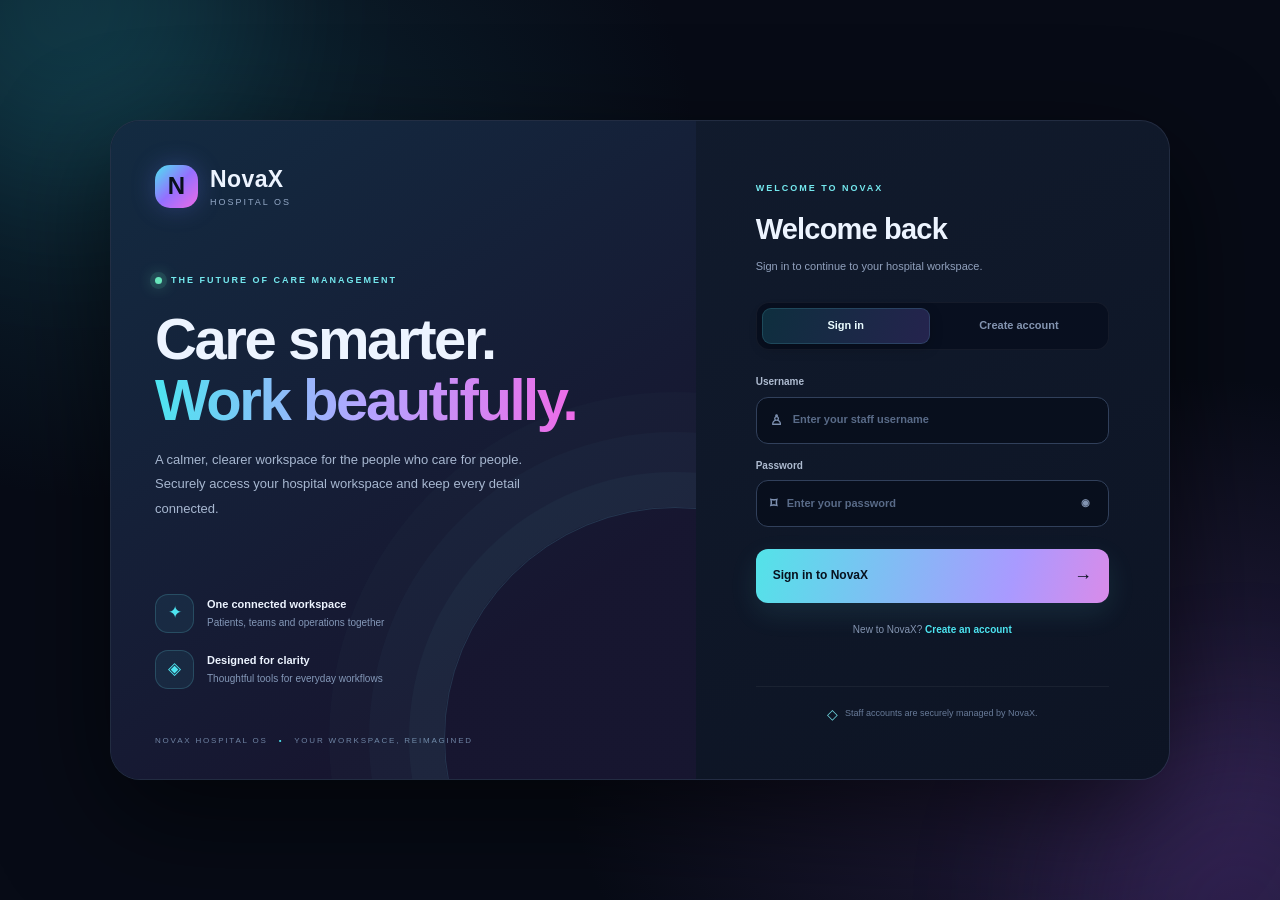
<file: frontend/index.html>
<!doctype html>
<html lang="en">
<head>
    <meta charset="utf-8">
    <meta name="viewport" content="width=device-width, initial-scale=1">
    <title>NovaX | Hospital Management System</title>
    <link rel="stylesheet" href="style.css">
    <script src="script.js" defer></script>
</head>
<body>

<div class="auth-screen" id="authScreen">
    <div class="auth-orb auth-orb-one"></div>
    <div class="auth-orb auth-orb-two"></div>
    <div class="auth-shell">
        <section class="auth-showcase">
            <div class="auth-brand">
                <div class="logo">N</div>
                <div><b>NovaX</b><small>HOSPITAL OS</small></div>
            </div>
            <div class="auth-showcase-copy">
                <span class="auth-kicker"><span class="pulse-dot"></span> THE FUTURE OF CARE MANAGEMENT</span>
                <h1>Care smarter.<br><span class="gradient">Work beautifully.</span></h1>
                <p>A calmer, clearer workspace for the people who care for people. Securely access your hospital workspace and keep every detail connected.</p>
            </div>
            <div class="auth-feature-list">
                <div class="auth-feature"><span>✦</span><div><b>One connected workspace</b><small>Patients, teams and operations together</small></div></div>
                <div class="auth-feature"><span>◈</span><div><b>Designed for clarity</b><small>Thoughtful tools for everyday workflows</small></div></div>
            </div>
            <div class="auth-showcase-foot">NOVAX HOSPITAL OS <span>•</span> YOUR WORKSPACE, REIMAGINED</div>
        </section>

        <section class="auth-panel">
            <div class="auth-mobile-brand">
                <div class="logo">N</div><b>NovaX</b>
            </div>
            <div class="auth-heading">
                <span class="auth-kicker">WELCOME TO NOVAX</span>
                <h2 id="authTitle">Welcome back</h2>
                <p id="authSubtitle">Sign in to continue to your hospital workspace.</p>
            </div>

            <div class="auth-tabs" role="tablist" aria-label="Authentication options">
                <button type="button" class="auth-tab active" id="loginTab" data-auth-mode="login">Sign in</button>
                <button type="button" class="auth-tab" id="registerTab" data-auth-mode="register">Create account</button>
            </div>

            <form id="loginForm" class="auth-form" autocomplete="on">
                <label class="auth-field">
                    <span>Username</span>
                    <div class="auth-input-wrap"><span>♙</span><input id="loginUsername" type="text" placeholder="Enter your staff username" autocomplete="username" required></div>
                </label>
                <label class="auth-field">
                    <span>Password</span>
                    <div class="auth-input-wrap"><span>⌑</span><input id="loginPassword" type="password" placeholder="Enter your password" autocomplete="current-password" required><button class="password-toggle" type="button" data-toggle-password="loginPassword" aria-label="Show password">◉</button></div>
                </label>
                <button class="auth-submit" type="submit"><span>Sign in to NovaX</span><b>→</b></button>
                <p class="auth-switch">New to NovaX? <button type="button" data-switch-auth="register">Create an account</button></p>
            </form>

            <form id="registerForm" class="auth-form" autocomplete="on" hidden>
                <label class="auth-field">
                    <span>Full name</span>
                    <div class="auth-input-wrap"><span>♙</span><input id="registerName" type="text" placeholder="Your full name" autocomplete="name" maxlength="80" required></div>
                </label>


                <label class="auth-field">
                <span>Username</span>
                <div class="auth-input-wrap">
                    <span>♙</span>
                    <input id="registerUsername"
                    type="text"
                    placeholder="Choose a username"
                    autocomplete="username"
                    maxlength="50"
                    required>
                    </div>
                </label>


                <label class="auth-field">
                    <span>Email address</span>
                    <div class="auth-input-wrap"><span>✉</span><input id="registerEmail" type="email" placeholder="you@hospital.com" autocomplete="email" maxlength="160" required></div>
                </label>
                <label class="auth-field">
                    <span>Password</span>
                    <div class="auth-input-wrap"><span>⌑</span><input id="registerPassword" type="password" placeholder="At least 8 characters" autocomplete="new-password" minlength="8" required><button class="password-toggle" type="button" data-toggle-password="registerPassword" aria-label="Show password">◉</button></div>
                </label>
                <label class="auth-field">
                    <span>Confirm password</span>
                    <div class="auth-input-wrap"><span>⌑</span><input id="registerConfirm" type="password" placeholder="Enter your password again" autocomplete="new-password" minlength="8" required></div>
                </label>
                <button class="auth-submit" type="submit"><span>Create my account</span><b>→</b></button>
                <p class="auth-switch">Already have an account? <button type="button" data-switch-auth="login">Sign in</button></p>
            </form>

            <div class="auth-message" id="authMessage" role="status" aria-live="polite"></div>
            <div class="auth-security"><span>◇</span> Staff accounts are securely managed by NovaX.</div>
        </section>
    </div>
</div>

<div class="app" id="mainApp">
    <aside class="side">
        <div class="brand">
            <div class="logo">N</div>
            <div><b>NovaX</b><small>HOSPITAL OS</small></div>
        </div>

        <div>
            <div class="navlabel">HOSPITAL WORKSPACE</div>
            <nav class="nav" id="nav">
                <button class="active" data-page="dashboard"><i>◈</i>Dashboard</button>
                <button data-page="patients"><i>♙</i>Patients</button>
                <button data-page="doctors"><i>✚</i>Doctors</button>
                <button data-page="departments"><i>▦</i>Departments</button>
                <button data-page="appointments"><i>◷</i>Appointments</button>
                <button data-page="prescriptions"><i>▤</i>Prescriptions</button>
                <button data-page="medicines"><i>✧</i>Medicines</button>
                <button data-page="prescriptionMedicines"><i>＋</i>Prescription Medicines</button>
                <button data-page="payments"><i>＄</i>Payments</button>
                <button data-page="expenses"><i>↗</i>Expenses</button>
                <button data-page="users"><i>♧</i>Staff & Users</button>
                <button data-page="profile"><i>◎</i>My Profile</button>
            </nav>
        </div>

        <div class="side-note">
            <div class="live">NovaX is active</div>
            Records are saved in this browser using local storage.
            Oracle database connection is not configured.
        </div>
    </aside>

    <main>
        <div class="top">
            <div class="crumb">Workspace / <b id="crumb">Dashboard</b></div>
            <div class="topright">
                <div class="topsearch">
                    <span>⌕</span>
                    <input id="globalSearch" class="input" placeholder="Search current page...">
                </div>
                <button class="avatar avatar-button" id="userAvatar" type="button" title="Open my profile" aria-label="Open my profile">NX</button>
                <button class="btn logout-btn" id="logoutButton" type="button" title="Sign out">↪ <span>Sign out</span></button>
            </div>
        </div>

        <section class="page active" id="page-dashboard">
            <div class="welcome">
                <div>
                    <div class="eyebrow">Hospital operations · overview</div>
                    <h1>Welcome to the <span class="gradient">NovaX</span></h1>
                    <p>One modern workspace for patient care, clinical teams, appointments and hospital operations.</p>
                </div>
                <button class="btn primary" onclick="go('appointments');openForm('appointments')">
                    ＋ New appointment
                </button>
            </div>

            <div class="stats">
                <div class="stat" style="--tone:var(--cyan)">
                    <div class="stathead">Patients <span class="staticon">♙</span></div>
                    <strong id="sPatients">0</strong>
                    <small>Registered patient records</small>
                </div>
                <div class="stat" style="--tone:var(--violet)">
                    <div class="stathead">Doctors <span class="staticon">✚</span></div>
                    <strong id="sDoctors">0</strong>
                    <small>Registered medical team</small>
                </div>
                <div class="stat" style="--tone:var(--pink)">
                    <div class="stathead">Appointments <span class="staticon">◷</span></div>
                    <strong id="sAppointments">0</strong>
                    <small>All appointment records</small>
                </div>
                <div class="stat" style="--tone:var(--gold)">
                    <div class="stathead">Medicines <span class="staticon">✧</span></div>
                    <strong id="sMedicines">0</strong>
                    <small>Medicine types in inventory</small>
                </div>
            </div>

            <div class="grid">
                <div class="panel">
                    <div class="panelhead">
                        <div>
                            <h2>Monthly activity</h2>
                            <div class="sub">Illustrative chart · sample activity, not live reporting</div>
                        </div>
                        <span class="pill">Overview</span>
                    </div>

                    <div class="bars">
                        <div class="barcol"><div class="barpair"><div class="bar" style="height:45%"></div><div class="bar alt" style="height:35%"></div></div><label>May</label></div>
                        <div class="barcol"><div class="barpair"><div class="bar" style="height:60%"></div><div class="bar alt" style="height:45%"></div></div><label>Jun</label></div>
                        <div class="barcol"><div class="barpair"><div class="bar" style="height:52%"></div><div class="bar alt" style="height:65%"></div></div><label>Jul</label></div>
                        <div class="barcol"><div class="barpair"><div class="bar" style="height:76%"></div><div class="bar alt" style="height:55%"></div></div><label>Aug</label></div>
                        <div class="barcol"><div class="barpair"><div class="bar" style="height:68%"></div><div class="bar alt" style="height:75%"></div></div><label>Sep</label></div>
                        <div class="barcol"><div class="barpair"><div class="bar" style="height:90%"></div><div class="bar alt" style="height:80%"></div></div><label>Oct</label></div>
                    </div>

                    <div class="legend">
                        <span><i></i>Patient visits</span>
                        <span><i class="p"></i>Appointments</span>
                    </div>
                </div>

                <div class="panel">
                    <div class="panelhead">
                        <div>
                            <h2>Appointment status</h2>
                            <div class="sub">Calculated from current records</div>
                        </div>
                    </div>
                    <div class="donutrow">
                        <div class="donut">
                            <div class="donutcenter">
                                <strong id="apptTotal">0</strong>
                                <small>appointments</small>
                            </div>
                        </div>
                        <div class="key">
                            <div><i style="--c:var(--cyan)"></i>Scheduled <b id="cScheduled">0</b></div>
                            <div><i style="--c:var(--violet)"></i>Completed <b id="cCompleted">0</b></div>
                            <div><i style="--c:var(--pink)"></i>Cancelled <b id="cCancelled">0</b></div>
                        </div>
                    </div>
                </div>
            </div>

            <div class="panel tablepanel">
                <div class="panelhead">
                    <div>
                        <h2>Recent appointments</h2>
                        <div class="sub">Linked to patient and doctor records</div>
                    </div>
                    <button class="btn" onclick="go('appointments')">Manage appointments ↗</button>
                </div>
                <div class="tablewrap">
                    <table>
                        <thead>
                            <tr>
                                <th>Appointment</th><th>Patient</th><th>Doctor</th>
                                <th>Date / Time</th><th>Status</th><th>Actions</th>
                            </tr>
                        </thead>
                        <tbody id="dashAppointments"></tbody>
                    </table>
                </div>
            </div>
        </section>

        <div id="dataPages"></div>

        <!-- PERSONAL ACCOUNT PROFILE -->
        <section class="page" id="page-profile">
            <div class="intro">
                <div>
                    <div class="eyebrow">Your account · personal settings</div>
                    <h1>My Profile</h1>
                    <p>Manage your personal information and profile picture.</p>
                </div>
            </div>

            <div class="profile-layout">
                <section class="panel profile-card">
                    <div class="profile-card-heading">
                        <div>
                            <div class="eyebrow">PERSONAL PROFILE</div>
                            <h2>Your identity</h2>
                            <p class="sub">This information is shown with your NovaX account.</p>
                        </div>
                    </div>
                    <div class="profile-photo-area">
                        <div class="profile-photo" id="profilePhotoPreview" aria-label="Profile picture preview">NX</div>
                        <div class="profile-photo-actions">
                            <label class="btn primary" for="profilePhotoInput">↑ Upload photo</label>
                            <button class="btn" type="button" id="removeProfilePhoto">Remove photo</button>
                            <input id="profilePhotoInput" type="file" accept="image/png,image/jpeg,image/webp" hidden>
                            <small>JPG, PNG or WEBP · up to 5 MB</small>
                        </div>
                    </div>
                    <form id="profileForm" class="profile-form">
                        <div class="fields">
                            <div class="field">
                                <label for="profileName">Full name</label>
                                <input class="input" id="profileName" name="name" type="text" maxlength="80" required>
                            </div>
                            <div class="field">
                                <label for="profileEmail">Email address</label>
                                <input class="input" id="profileEmail" name="email" type="email" maxlength="160" required>
                            </div>
                        </div>
                        <div class="profile-form-actions">
                            <button class="btn primary" type="submit">Save profile changes</button>
                            <span class="hint" id="profileSaveMessage" role="status" aria-live="polite"></span>
                        </div>
                    </form>
                </section>

                <aside class="panel profile-account-card">
                    <div class="eyebrow">ACCOUNT DETAILS</div>
                    <h2>Account information</h2>
                    <div class="profile-detail"><span>Account status</span><b><i class="profile-status-dot"></i> Active</b></div>
                    <div class="profile-detail"><span>Member since</span><b id="profileCreatedAt">—</b></div>
                    <div class="profile-detail"><span>Account ID</span><b id="profileAccountId">—</b></div>
                    <div class="profile-note">Your profile details and picture are saved locally in this browser, alongside your NovaX account.</div>
                </aside>
            </div>
        </section>

        <div class="footer">NOVAX HOSPITAL OS · Frontend demo · Not connected to Oracle database</div>
    </main>
</div>

<div class="modal" id="modal">
    <div class="modalbox">
        <div class="panelhead">
            <div>
                <div class="eyebrow">NovaX record manager</div>
                <h2 id="modalTitle" style="margin-top:6px">Add record</h2>
            </div>
            <button class="btn" type="button" onclick="closeForm()">✕ Close</button>
        </div>
        <form id="recordForm">
            <div id="fields" class="fields"></div>
            <div class="modalactions">
                <button class="btn" type="button" onclick="closeForm()">Cancel</button>
                <button class="btn primary" type="submit">Save record</button>
            </div>
        </form>
    </div>
</div>

<div class="toast" id="toast"></div>
</body>
</html>
</file>
<file: frontend/style.css>
:root {
    --bg: #080d19;
    --panel: #111a2d;
    --panel2: #15213a;
    --line: #273550;
    --text: #edf4ff;
    --muted: #91a1bd;
    --cyan: #4de4f0;
    --violet: #9470ff;
    --pink: #ed6be8;
    --gold: #f5c96b;
    --green: #66dfb0;
    --danger: #ff7da6;
}

* {
    box-sizing: border-box;
}

body {
    margin: 0;
    background:
        radial-gradient(ellipse at 80% -10%, #28205c 0, transparent 34%),
        radial-gradient(ellipse at 0% 30%, #10364a 0, transparent 28%),
        var(--bg);
    color: var(--text);
    font: 14px/1.45 Inter, "Segoe UI", Arial, sans-serif;
}

button, input, select, textarea {
    font: inherit;
}

button {
    cursor: pointer;
    transition: 0.18s;
}

button:hover {
    filter: brightness(1.12);
    transform: translateY(-1px);
}

.app {
    display: grid;
    grid-template-columns: 245px minmax(0, 1fr);
    min-height: 100vh;
}

.side {
    height: 100vh;
    position: sticky;
    top: 0;
    background: #080f1df0;
    border-right: 1px solid #ffffff12;
    padding: 23px 15px;
    display: flex;
    flex-direction: column;
    gap: 25px;
    z-index: 4;
    overflow-y: auto;
}

.brand {
    display: flex;
    gap: 11px;
    align-items: center;
    padding: 0 7px;
}

.logo {
    width: 43px;
    height: 43px;
    border-radius: 15px;
    display: grid;
    place-items: center;
    color: #08101d;
    font-size: 24px;
    font-weight: 900;
    background: linear-gradient(135deg, var(--cyan), var(--violet), var(--pink));
    box-shadow: 0 0 25px #6c7aff44;
}

.brand b {
    font-size: 22px;
    letter-spacing: 0.5px;
}

.brand small {
    display: block;
    color: var(--muted);
    font-size: 10px;
    letter-spacing: 2px;
}

.navlabel {
    font-size: 10px;
    letter-spacing: 1.8px;
    color: #667894;
    padding: 0 12px 7px;
}

.nav {
    display: grid;
    gap: 5px;
}

.nav button {
    border: 0;
    background: transparent;
    color: #a1afc9;
    text-align: left;
    padding: 11px 12px;
    border-radius: 12px;
    display: flex;
    gap: 12px;
    align-items: center;
}

.nav button.active,
.nav button:hover {
    background: linear-gradient(100deg, #4de4f01b, #9470ff24);
    color: white;
    box-shadow: inset 3px 0 var(--cyan);
}

.nav i {
    font-style: normal;
    width: 20px;
    text-align: center;
    font-size: 17px;
}

.side-note {
    margin-top: auto;
    padding: 14px;
    border: 1px solid var(--line);
    border-radius: 16px;
    background: linear-gradient(145deg, #15243a, #101629);
    color: var(--muted);
    font-size: 11px;
}

.live {
    color: var(--green);
    margin-bottom: 8px;
}

.live::before {
    content: "";
    display: inline-block;
    width: 7px;
    height: 7px;
    border-radius: 50%;
    background: var(--green);
    margin-right: 7px;
}

main {
    padding: 25px clamp(15px, 3vw, 38px) 45px;
    min-width: 0;
}

.top {
    display: flex;
    align-items: center;
    justify-content: space-between;
    gap: 14px;
    margin-bottom: 27px;
}

.crumb {
    font-size: 12px;
    color: var(--muted);
}

.crumb b {
    color: var(--cyan);
    font-weight: 600;
}

.topright {
    display: flex;
    align-items: center;
    gap: 10px;
}

.topsearch {
    width: min(270px, 35vw);
    position: relative;
}

.topsearch span {
    position: absolute;
    left: 12px;
    top: 10px;
    color: var(--muted);
}

.topsearch input {
    width: 100%;
    padding: 10px 12px 10px 34px;
}

.avatar {
    width: 38px;
    height: 38px;
    display: grid;
    place-items: center;
    border-radius: 13px;
    background: linear-gradient(135deg, var(--violet), var(--pink));
    font-weight: 800;
}

.welcome {
    display: flex;
    justify-content: space-between;
    align-items: flex-end;
    gap: 18px;
    margin-bottom: 24px;
}

.eyebrow {
    font-size: 10px;
    color: var(--cyan);
    letter-spacing: 2px;
    text-transform: uppercase;
    font-weight: 800;
}

.welcome h1 {
    font-size: clamp(28px, 3.4vw, 42px);
    letter-spacing: -1.4px;
    line-height: 1.12;
    margin: 9px 0;
}

.gradient {
    background: linear-gradient(90deg, var(--cyan), #b5a4ff, var(--pink));
    background-clip: text;
    color: transparent;
}

.welcome p,
.intro p {
    color: var(--muted);
    font-size: 12px;
    margin: 0;
}

.btn {
    border: 1px solid #4de4f04a;
    background: #4de4f010;
    color: var(--cyan);
    border-radius: 11px;
    padding: 10px 14px;
    font-weight: 700;
    font-size: 12px;
}

.btn.primary {
    border: 0;
    background: linear-gradient(110deg, var(--cyan), #a09aff);
    color: #08101c;
    box-shadow: 0 8px 22px #4de4f01b;
}

.btn.danger {
    border-color: #ff7da64a;
    color: var(--danger);
    background: #ff7da60c;
}

.btn.small {
    padding: 6px 9px;
    font-size: 11px;
}

.stats {
    display: grid;
    grid-template-columns: repeat(4, minmax(0, 1fr));
    gap: 13px;
    margin-bottom: 17px;
}

.stat,
.panel {
    background: linear-gradient(145deg, #141e32f2, #0f1729f5);
    border: 1px solid #9ab5ed19;
    border-radius: 19px;
    box-shadow: 0 12px 35px #00000012;
}

.stat {
    padding: 17px;
    position: relative;
    overflow: hidden;
}

.stat::after {
    content: "";
    position: absolute;
    right: -36px;
    top: -45px;
    width: 100px;
    height: 100px;
    border-radius: 50%;
    background: var(--tone, var(--cyan));
    opacity: 0.08;
}

.stathead {
    display: flex;
    justify-content: space-between;
    align-items: center;
    color: var(--muted);
    font-size: 11px;
}

.staticon {
    width: 34px;
    height: 34px;
    border-radius: 11px;
    background: #4de4f014;
    color: var(--tone, var(--cyan));
    display: grid;
    place-items: center;
    font-size: 17px;
}

.stat strong {
    font-size: 29px;
    display: block;
    margin: 14px 0 5px;
}

.stat small {
    color: var(--muted);
    font-size: 10px;
}

.grid {
    display: grid;
    grid-template-columns: minmax(0, 1.5fr) minmax(250px, 0.8fr);
    gap: 15px;
    margin-bottom: 17px;
}

.panel {
    padding: 19px;
    min-width: 0;
}

.panelhead {
    display: flex;
    align-items: center;
    justify-content: space-between;
    gap: 12px;
    margin-bottom: 16px;
}

.panel h2 {
    font-size: 15px;
    margin: 0;
}

.sub {
    color: var(--muted);
    font-size: 10px;
    margin-top: 4px;
}

.bars {
    height: 170px;
    display: flex;
    align-items: flex-end;
    gap: 13px;
    padding: 10px 5px 0;
    border-bottom: 1px solid var(--line);
    background: repeating-linear-gradient(
        to bottom,
        transparent 0,
        transparent 41px,
        #ffffff09 42px
    );
}

.barcol {
    height: 100%;
    flex: 1;
    display: flex;
    flex-direction: column;
    justify-content: flex-end;
    align-items: center;
    gap: 8px;
}

.barpair {
    height: calc(100% - 17px);
    display: flex;
    align-items: flex-end;
    gap: 4px;
}

.bar {
    width: clamp(9px, 2vw, 22px);
    border-radius: 5px 5px 1px 1px;
    background: linear-gradient(var(--cyan), #5d7cff);
}

.bar.alt {
    background: linear-gradient(var(--violet), var(--pink));
}

.barcol label {
    font-size: 10px;
    color: var(--muted);
}

.legend {
    display: flex;
    gap: 14px;
    margin-top: 13px;
    color: var(--muted);
    font-size: 10px;
}

.legend i {
    display: inline-block;
    width: 7px;
    height: 7px;
    border-radius: 3px;
    background: var(--cyan);
    margin-right: 5px;
}

.legend i.p {
    background: var(--violet);
}

.donutrow {
    display: flex;
    align-items: center;
    justify-content: center;
    gap: 21px;
    padding: 9px;
}

.donut {
    width: 128px;
    height: 128px;
    border-radius: 50%;
    background: conic-gradient(
        var(--cyan) 0 50%,
        var(--violet) 50% 75%,
        var(--pink) 75%
    );
    display: grid;
    place-items: center;
    position: relative;
    flex-shrink: 0;
}

.donut::before {
    content: "";
    position: absolute;
    width: 84px;
    height: 84px;
    border-radius: 50%;
    background: #11192b;
}

.donutcenter {
    z-index: 1;
    text-align: center;
}

.donutcenter strong {
    font-size: 24px;
    display: block;
}

.donutcenter small {
    font-size: 10px;
    color: var(--muted);
}

.key {
    display: grid;
    gap: 11px;
    font-size: 11px;
    color: var(--muted);
}

.key i {
    display: inline-block;
    width: 8px;
    height: 8px;
    border-radius: 3px;
    background: var(--c);
    margin-right: 6px;
}

.tablepanel {
    margin-bottom: 17px;
    overflow: hidden;
}

.tablewrap {
    overflow: auto;
}

table {
    width: 100%;
    border-collapse: collapse;
    white-space: nowrap;
}

th {
    font-size: 10px;
    letter-spacing: 0.7px;
    text-transform: uppercase;
    text-align: left;
    color: #7485a2;
    padding: 12px;
    border-bottom: 1px solid var(--line);
}

td {
    font-size: 12px;
    padding: 12px;
    border-bottom: 1px solid #ffffff09;
    color: #dce6f8;
}

tbody tr:hover {
    background: #ffffff04;
}

tbody tr:last-child td {
    border-bottom: 0;
}

.person {
    display: flex;
    gap: 9px;
    align-items: center;
}

.personicon {
    width: 32px;
    height: 32px;
    border-radius: 10px;
    background: #4de4f015;
    color: var(--cyan);
    display: grid;
    place-items: center;
    font-weight: 800;
    font-size: 10px;
}

.person small {
    display: block;
    color: var(--muted);
    font-size: 10px;
    margin-top: 2px;
}

.pill {
    display: inline-block;
    padding: 5px 8px;
    border-radius: 7px;
    background: #4de4f014;
    color: var(--cyan);
    font-size: 10px;
}

.pill.good {
    color: var(--green);
    background: #66dfb015;
}

.pill.warn {
    color: var(--gold);
    background: #f5c96b15;
}

.pill.bad {
    color: var(--pink);
    background: #ed6be815;
}

.page {
    display: none;
    scroll-margin-top: 15px;
}

.page.active {
    display: block;
    animation: fade 0.2s ease;
}

@keyframes fade {
    from {
        opacity: 0.4;
        transform: translateY(4px);
    }

    to {
        opacity: 1;
        transform: none;
    }
}

.intro {
    display: flex;
    justify-content: space-between;
    align-items: flex-end;
    gap: 14px;
    margin: 5px 0 20px;
}

.intro h1 {
    font-size: 30px;
    margin: 7px 0;
}

.tools {
    display: flex;
    gap: 9px;
    align-items: center;
}

.input {
    width: 100%;
    background: #0b1323;
    color: white;
    border: 1px solid var(--line);
    border-radius: 10px;
    padding: 10px 11px;
    outline: none;
}

.input:focus {
    border-color: var(--cyan);
}

.tools .input {
    width: 230px;
    max-width: 40vw;
}

.empty {
    text-align: center;
    padding: 28px;
    color: var(--muted);
}

.footer {
    text-align: center;
    color: #5c6b85;
    font-size: 10px;
    padding: 20px;
}

.modal {
    display: none;
    position: fixed;
    inset: 0;
    background: #030713c9;
    backdrop-filter: blur(9px);
    z-index: 20;
    place-items: center;
    padding: 16px;
}

.modal.show {
    display: grid;
}

.modalbox {
    width: min(650px, 100%);
    max-height: 91vh;
    overflow: auto;
    background: linear-gradient(145deg, #17233b, #0d1425);
    border: 1px solid #ffffff1a;
    border-radius: 21px;
    padding: 21px;
    box-shadow: 0 25px 90px #0009;
}

.fields {
    display: grid;
    grid-template-columns: repeat(2, minmax(0, 1fr));
    gap: 13px;
}

.field label {
    display: block;
    color: var(--muted);
    font-size: 11px;
    margin-bottom: 6px;
}

.field.full {
    grid-column: 1 / -1;
}

.field textarea {
    min-height: 70px;
    resize: vertical;
}

.modalactions {
    display: flex;
    justify-content: flex-end;
    gap: 9px;
    margin-top: 18px;
}

.toast {
    position: fixed;
    bottom: 22px;
    right: 22px;
    z-index: 40;
    display: none;
    background: #172840;
    border: 1px solid #4de4f05a;
    border-radius: 13px;
    padding: 13px 17px;
    box-shadow: 0 12px 40px #0008;
}

.toast.show {
    display: block;
}

.hint {
    color: var(--muted);
    font-size: 11px;
    line-height: 1.6;
}

@media (max-width: 1050px) {
    .stats {
        grid-template-columns: repeat(2, minmax(0, 1fr));
    }

    .grid {
        grid-template-columns: 1fr;
    }

    .app {
        grid-template-columns: 215px minmax(0, 1fr);
    }

    .side {
        width: 215px;
    }
}

@media (max-width: 700px) {
    .app {
        display: block;
    }

    .side {
        height: auto;
        position: relative;
        width: auto;
        padding: 13px;
        gap: 13px;
        border: 0;
        border-bottom: 1px solid #ffffff12;
    }

    .nav {
        display: flex;
        overflow: auto;
    }

    .navlabel,
    .side-note {
        display: none;
    }

    .nav button {
        white-space: nowrap;
        font-size: 11px;
        padding: 9px;
    }

    .top {
        margin-bottom: 20px;
    }

    .welcome {
        align-items: flex-start;
        flex-direction: column;
    }

    .stats {
        gap: 9px;
    }

    .stat {
        padding: 13px;
    }

    .stat strong {
        font-size: 24px;
    }

    .panel {
        padding: 14px;
    }

    .intro {
        align-items: flex-start;
        flex-direction: column;
    }

    .tools {
        width: 100%;
    }

    .tools .input {
        flex: 1;
        max-width: none;
    }

    .fields {
        grid-template-columns: 1fr;
    }

    .field.full {
        grid-column: auto;
    }

    main {
        padding: 17px 12px 30px;
    }

    .donutrow {
        gap: 12px;
    }

    .donut {
        width: 110px;
        height: 110px;
    }

    .donut::before {
        width: 73px;
        height: 73px;
    }
}


/* =====================================
   NovaX — Modern Premium Scrollbars
   ===================================== */

/* Firefox */
* {
    scrollbar-width: thin;
    scrollbar-color: #343b58 #0b1020;
}

/* Chrome, Edge and other WebKit browsers */
::-webkit-scrollbar {
    width: 6px;
    height: 6px;
}

::-webkit-scrollbar-track {
    background: #0b1020;
    border-radius: 20px;
}

::-webkit-scrollbar-thumb {
    background: linear-gradient(
        180deg,
        #42dff5 0%,
        #8580ff 55%,
        #d65ce8 100%
    );
    border-radius: 20px;
    border: 1px solid #0b1020;
}

::-webkit-scrollbar-thumb:hover {
    background: linear-gradient(
        180deg,
        #76efff 0%,
        #a39cff 55%,
        #ee8bfa 100%
    );
}

/* Sidebar scrollbar */
.side {
    scrollbar-width: thin;
    scrollbar-color: #343b58 transparent;
}

.side::-webkit-scrollbar {
    width: 5px;
}

.side::-webkit-scrollbar-track {
    background: transparent;
}

.side::-webkit-scrollbar-thumb {
    background: #343b58;
    border-radius: 20px;
}

.side::-webkit-scrollbar-thumb:hover {
    background: linear-gradient(
        180deg,
        #42dff5,
        #a66cff
    );
}

/* Main dashboard scrolling */
main {
    scrollbar-width: thin;
    scrollbar-color: #343b58 transparent;
}

main::-webkit-scrollbar {
    width: 6px;
}

main::-webkit-scrollbar-track {
    background: transparent;
}

main::-webkit-scrollbar-thumb {
    background: #343b58;
    border-radius: 20px;
}

main::-webkit-scrollbar-thumb:hover {
    background: #8580ff;
}


/* =========================================================
   NovaX — Premium sign-in and registration experience
   ========================================================= */
.app-locked { display: none !important; }

.auth-screen {
    position: fixed;
    inset: 0;
    z-index: 100;
    display: grid;
    place-items: center;
    overflow: auto;
    padding: 34px;
    background:
        radial-gradient(ellipse at 12% 15%, #164b5c66 0, transparent 34%),
        radial-gradient(ellipse at 90% 85%, #553a8066 0, transparent 36%),
        #070b16;
    transition: opacity .45s ease, visibility .45s ease;
}
.auth-screen.auth-hidden {
    opacity: 0;
    visibility: hidden;
    pointer-events: none;
}
.auth-orb {
    position: fixed;
    width: 360px;
    height: 360px;
    border-radius: 50%;
    filter: blur(90px);
    opacity: .15;
    pointer-events: none;
    animation: authFloat 12s ease-in-out infinite alternate;
}
.auth-orb-one { background: #31d9e8; top: -170px; left: -110px; }
.auth-orb-two { background: #a45bfa; right: -140px; bottom: -190px; animation-delay: -5s; }
@keyframes authFloat {
    from { transform: translate3d(0, 0, 0) scale(.9); }
    to { transform: translate3d(45px, 35px, 0) scale(1.15); }
}
.auth-shell {
    position: relative;
    display: grid;
    grid-template-columns: minmax(0, 1.05fr) minmax(390px, .85fr);
    width: min(1060px, 100%);
    min-height: 660px;
    border: 1px solid #b7c8ff20;
    border-radius: 30px;
    overflow: hidden;
    background: #10182ad9;
    box-shadow: 0 35px 110px #0009, inset 0 1px #ffffff12;
    backdrop-filter: blur(22px);
    animation: authEnter .7s cubic-bezier(.2,.8,.2,1) both;
}
@keyframes authEnter {
    from { opacity: 0; transform: translateY(22px) scale(.985); }
    to { opacity: 1; transform: translateY(0) scale(1); }
}
.auth-showcase {
    position: relative;
    display: flex;
    flex-direction: column;
    justify-content: space-between;
    padding: 42px 44px 32px;
    overflow: hidden;
    background:
        linear-gradient(145deg, #132c42ed, #17152fea 75%),
        #142039;
}
.auth-showcase::before {
    content: "";
    position: absolute;
    width: 460px;
    height: 460px;
    right: -210px;
    bottom: -190px;
    border: 1px solid #75eaff25;
    border-radius: 50%;
    box-shadow: 0 0 0 35px #75eaff08, 0 0 0 75px #75eaff06, 0 0 0 115px #75eaff04;
}
.auth-brand, .auth-mobile-brand { display: flex; align-items: center; gap: 12px; position: relative; z-index: 1; }
.auth-brand b, .auth-mobile-brand b { font-size: 23px; letter-spacing: .4px; }
.auth-brand small { display: block; color: #93a8c6; font-size: 9px; letter-spacing: 2px; }
.auth-showcase-copy { position: relative; z-index: 1; max-width: 470px; margin: 45px 0; }
.auth-kicker {
    display: inline-flex;
    align-items: center;
    gap: 9px;
    color: #74e8ee;
    font-size: 9px;
    font-weight: 800;
    letter-spacing: 2px;
}
.pulse-dot {
    width: 7px; height: 7px; border-radius: 50%;
    background: #68e7bc; box-shadow: 0 0 0 5px #68e7bc1c, 0 0 15px #68e7bc;
}
.auth-showcase h1 {
    margin: 20px 0 17px;
    font-size: clamp(39px, 5vw, 58px);
    line-height: 1.05;
    letter-spacing: -2.4px;
}
.auth-showcase-copy p { max-width: 410px; color: #a7b7d0; font-size: 13px; line-height: 1.9; }
.auth-feature-list { position: relative; z-index: 1; display: grid; gap: 17px; }
.auth-feature { display: flex; align-items: center; gap: 13px; }
.auth-feature > span {
    display: grid; place-items: center; width: 39px; height: 39px;
    border: 1px solid #6de5ed30; border-radius: 13px;
    color: var(--cyan); background: #4de4f012; font-size: 17px;
}
.auth-feature b { display: block; font-size: 11px; }
.auth-feature small { display: block; color: #8498b8; font-size: 10px; margin-top: 3px; }
.auth-showcase-foot { color: #6f83a3; font-size: 8px; letter-spacing: 1.8px; margin-top: 32px; }
.auth-showcase-foot span { color: var(--cyan); padding: 0 7px; }
.auth-panel {
    display: flex;
    flex-direction: column;
    justify-content: center;
    padding: 54px clamp(28px, 5vw, 60px);
    background: linear-gradient(155deg, #111b2df2, #0d1424f7);
}
.auth-mobile-brand { display: none; }
.auth-heading { margin-bottom: 26px; }
.auth-heading h2 { margin: 12px 0 7px; font-size: 29px; letter-spacing: -.8px; }
.auth-heading p { margin: 0; color: var(--muted); font-size: 11px; line-height: 1.7; }
.auth-tabs {
    display: grid; grid-template-columns: 1fr 1fr; gap: 5px;
    padding: 5px; margin-bottom: 25px; border-radius: 13px;
    background: #080f1f; border: 1px solid #ffffff0d;
}
.auth-tab {
    padding: 10px; border: 0; border-radius: 9px; color: #8495b1;
    background: transparent; font-size: 11px; font-weight: 700;
}
.auth-tab.active {
    color: #eafcff;
    background: linear-gradient(110deg, #2bc8d52c, #9270ff35);
    box-shadow: inset 0 0 0 1px #6de5ed26, 0 4px 14px #0003;
}
.auth-form { display: grid; gap: 15px; animation: authFormIn .28s ease both; }
.auth-form[hidden] { display: none; }
@keyframes authFormIn { from { opacity: .3; transform: translateY(6px); } to { opacity: 1; transform: none; } }
.auth-field { display: grid; gap: 7px; color: #aebbd0; font-size: 10px; font-weight: 700; }
.auth-input-wrap {
    display: flex; align-items: center; gap: 10px; min-height: 47px;
    padding: 0 13px; border: 1px solid #31405b; border-radius: 12px;
    background: #080f1d; transition: border-color .2s, box-shadow .2s, transform .2s;
}
.auth-input-wrap:focus-within {
    border-color: #53dce8; box-shadow: 0 0 0 3px #4de4f016, 0 8px 24px #0002;
    transform: translateY(-1px);
}
.auth-input-wrap > span { color: #7e91b1; font-size: 14px; }
.auth-input-wrap input {
    width: 100%; min-width: 0; border: 0; outline: 0; color: #f0f5ff;
    background: transparent; padding: 13px 0; font-size: 11px;
}
.auth-input-wrap input::placeholder { color: #596b88; }
.password-toggle { border: 0; background: transparent; color: #8294b2; padding: 5px; }
.auth-submit {
    display: flex; align-items: center; justify-content: space-between;
    margin-top: 7px; padding: 14px 17px; border: 0; border-radius: 12px;
    color: #07111e; font-size: 12px; font-weight: 800;
    background: linear-gradient(105deg, #53e3e8, #a99aff 72%, #d98be9);
    box-shadow: 0 10px 28px #5bd9e51c; transition: transform .2s, box-shadow .2s, filter .2s;
}
.auth-submit:hover { transform: translateY(-2px); box-shadow: 0 14px 32px #5bd9e538; filter: brightness(1.06); }
.auth-submit b { font-size: 18px; }
.auth-submit:disabled { opacity: .65; cursor: wait; }
.auth-submit.is-loading span::after { content: "…"; }
.auth-switch { text-align: center; margin: 5px 0 0; color: #8495b1; font-size: 10px; }
.auth-switch button { border: 0; padding: 0; background: transparent; color: var(--cyan); font-weight: 800; }
.auth-message { min-height: 18px; margin-top: 13px; font-size: 10px; line-height: 1.5; }
.auth-message.error { color: #ff91ad; }
.auth-message.success { color: #72e5ba; }
.auth-security {
    display: flex; align-items: center; justify-content: center; gap: 7px;
    margin-top: 17px; padding-top: 17px; border-top: 1px solid #ffffff0d;
    color: #687b99; font-size: 9px; text-align: center;
}
.auth-security span { color: #72dce5; font-size: 14px; }
.logout-btn { display: inline-flex; align-items: center; gap: 7px; }
@media (max-width: 800px) {
    .auth-screen { padding: 16px; }
    .auth-shell { grid-template-columns: 1fr; width: min(500px, 100%); min-height: 0; }
    .auth-showcase { display: none; }
    .auth-panel { padding: 30px clamp(22px, 7vw, 40px); }
    .auth-mobile-brand { display: flex; margin-bottom: 30px; }
    .auth-mobile-brand .logo { width: 38px; height: 38px; font-size: 20px; }
    .auth-mobile-brand b { font-size: 20px; }
}
@media (max-width: 480px) {
    .auth-screen { padding: 10px; }
    .auth-shell { border-radius: 22px; }
    .auth-panel { padding: 24px 20px; }
    .auth-heading h2 { font-size: 25px; }
    .logout-btn span { display: none; }
}
@media (prefers-reduced-motion: reduce) {
    .auth-orb, .auth-shell, .auth-form { animation: none !important; }
    .auth-screen, .auth-submit, .auth-input-wrap { transition: none !important; }
}


/* =========================================================
   NOVAX MY PROFILE — account identity and profile picture
   ========================================================= */
.avatar-button {
    padding: 0;
    border: 0;
    overflow: hidden;
    color: #08101d;
}
.avatar-button img {
    width: 100%;
    height: 100%;
    display: block;
    object-fit: cover;
}
.avatar-button.has-photo {
    background: #17243b;
    box-shadow: 0 0 0 2px #4de4f055;
}
.profile-layout {
    display: grid;
    grid-template-columns: minmax(0, 1.5fr) minmax(250px, .8fr);
    gap: 16px;
    align-items: start;
}
.profile-card, .profile-account-card { min-width: 0; }
.profile-card-heading h2, .profile-account-card h2 {
    margin: 7px 0 4px;
    font-size: 18px;
}
.profile-card-heading .sub { margin-bottom: 0; }
.profile-photo-area {
    display: flex;
    align-items: center;
    gap: 20px;
    padding: 22px 0;
    margin: 18px 0;
    border-top: 1px solid #ffffff10;
    border-bottom: 1px solid #ffffff10;
}
.profile-photo {
    width: 108px;
    height: 108px;
    flex: 0 0 108px;
    display: grid;
    place-items: center;
    overflow: hidden;
    border-radius: 30px;
    color: #08101d;
    font-size: 32px;
    font-weight: 900;
    background: linear-gradient(135deg, var(--cyan), var(--violet), var(--pink));
    box-shadow: 0 12px 32px #4de4f01c;
}
.profile-photo img { width: 100%; height: 100%; object-fit: cover; }
.profile-photo-actions { display: flex; flex-wrap: wrap; align-items: center; gap: 9px; }
.profile-photo-actions label { cursor: pointer; }
.profile-photo-actions small { flex-basis: 100%; color: var(--muted); font-size: 10px; }
.profile-form .fields { margin-top: 8px; }
.profile-form .input { min-width: 0; }
.profile-form-actions { display: flex; align-items: center; flex-wrap: wrap; gap: 12px; margin-top: 18px; }
.profile-account-card { padding: 21px; }
.profile-account-card h2 { margin-bottom: 20px; }
.profile-detail {
    display: flex;
    justify-content: space-between;
    gap: 12px;
    padding: 13px 0;
    border-bottom: 1px solid #ffffff0d;
    font-size: 11px;
}
.profile-detail span { color: var(--muted); }
.profile-detail b { text-align: right; overflow-wrap: anywhere; }
.profile-status-dot {
    display: inline-block;
    width: 7px;
    height: 7px;
    margin-right: 5px;
    border-radius: 50%;
    background: var(--green);
    box-shadow: 0 0 10px #66dfb088;
}
.profile-note {
    margin-top: 18px;
    padding: 12px;
    border: 1px solid #4de4f022;
    border-radius: 12px;
    background: #4de4f00b;
    color: var(--muted);
    font-size: 10px;
    line-height: 1.7;
}
@media (max-width: 850px) {
    .profile-layout { grid-template-columns: 1fr; }
}
@media (max-width: 480px) {
    .profile-photo-area { align-items: flex-start; gap: 13px; }
    .profile-photo { width: 82px; height: 82px; flex-basis: 82px; border-radius: 23px; }
    .profile-photo-actions { flex-direction: column; align-items: flex-start; }
}
</file>
<file: backend/src/main/resources/static/style.css>
:root {
    --bg: #080d19;
    --panel: #111a2d;
    --panel2: #15213a;
    --line: #273550;
    --text: #edf4ff;
    --muted: #91a1bd;
    --cyan: #4de4f0;
    --violet: #9470ff;
    --pink: #ed6be8;
    --gold: #f5c96b;
    --green: #66dfb0;
    --danger: #ff7da6;
}

* {
    box-sizing: border-box;
}

body {
    margin: 0;
    background:
        radial-gradient(ellipse at 80% -10%, #28205c 0, transparent 34%),
        radial-gradient(ellipse at 0% 30%, #10364a 0, transparent 28%),
        var(--bg);
    color: var(--text);
    font: 14px/1.45 Inter, "Segoe UI", Arial, sans-serif;
}

button, input, select, textarea {
    font: inherit;
}

button {
    cursor: pointer;
    transition: 0.18s;
}

button:hover {
    filter: brightness(1.12);
    transform: translateY(-1px);
}

.app {
    display: grid;
    grid-template-columns: 245px minmax(0, 1fr);
    min-height: 100vh;
}

.side {
    height: 100vh;
    position: sticky;
    top: 0;
    background: #080f1df0;
    border-right: 1px solid #ffffff12;
    padding: 23px 15px;
    display: flex;
    flex-direction: column;
    gap: 25px;
    z-index: 4;
    overflow-y: auto;
}

.brand {
    display: flex;
    gap: 11px;
    align-items: center;
    padding: 0 7px;
}

.logo {
    width: 43px;
    height: 43px;
    border-radius: 15px;
    display: grid;
    place-items: center;
    color: #08101d;
    font-size: 24px;
    font-weight: 900;
    background: linear-gradient(135deg, var(--cyan), var(--violet), var(--pink));
    box-shadow: 0 0 25px #6c7aff44;
}

.brand b {
    font-size: 22px;
    letter-spacing: 0.5px;
}

.brand small {
    display: block;
    color: var(--muted);
    font-size: 10px;
    letter-spacing: 2px;
}

.navlabel {
    font-size: 10px;
    letter-spacing: 1.8px;
    color: #667894;
    padding: 0 12px 7px;
}

.nav {
    display: grid;
    gap: 5px;
}

.nav button {
    border: 0;
    background: transparent;
    color: #a1afc9;
    text-align: left;
    padding: 11px 12px;
    border-radius: 12px;
    display: flex;
    gap: 12px;
    align-items: center;
}

.nav button.active,
.nav button:hover {
    background: linear-gradient(100deg, #4de4f01b, #9470ff24);
    color: white;
    box-shadow: inset 3px 0 var(--cyan);
}

.nav i {
    font-style: normal;
    width: 20px;
    text-align: center;
    font-size: 17px;
}

.side-note {
    margin-top: auto;
    padding: 14px;
    border: 1px solid var(--line);
    border-radius: 16px;
    background: linear-gradient(145deg, #15243a, #101629);
    color: var(--muted);
    font-size: 11px;
}

.live {
    color: var(--green);
    margin-bottom: 8px;
}

.live::before {
    content: "";
    display: inline-block;
    width: 7px;
    height: 7px;
    border-radius: 50%;
    background: var(--green);
    margin-right: 7px;
}

main {
    padding: 25px clamp(15px, 3vw, 38px) 45px;
    min-width: 0;
}

.top {
    display: flex;
    align-items: center;
    justify-content: space-between;
    gap: 14px;
    margin-bottom: 27px;
}

.crumb {
    font-size: 12px;
    color: var(--muted);
}

.crumb b {
    color: var(--cyan);
    font-weight: 600;
}

.topright {
    display: flex;
    align-items: center;
    gap: 10px;
}

.topsearch {
    width: min(270px, 35vw);
    position: relative;
}

.topsearch span {
    position: absolute;
    left: 12px;
    top: 10px;
    color: var(--muted);
}

.topsearch input {
    width: 100%;
    padding: 10px 12px 10px 34px;
}

.avatar {
    width: 38px;
    height: 38px;
    display: grid;
    place-items: center;
    border-radius: 13px;
    background: linear-gradient(135deg, var(--violet), var(--pink));
    font-weight: 800;
}

.welcome {
    display: flex;
    justify-content: space-between;
    align-items: flex-end;
    gap: 18px;
    margin-bottom: 24px;
}

.eyebrow {
    font-size: 10px;
    color: var(--cyan);
    letter-spacing: 2px;
    text-transform: uppercase;
    font-weight: 800;
}

.welcome h1 {
    font-size: clamp(28px, 3.4vw, 42px);
    letter-spacing: -1.4px;
    line-height: 1.12;
    margin: 9px 0;
}

.gradient {
    background: linear-gradient(90deg, var(--cyan), #b5a4ff, var(--pink));
    background-clip: text;
    color: transparent;
}

.welcome p,
.intro p {
    color: var(--muted);
    font-size: 12px;
    margin: 0;
}

.btn {
    border: 1px solid #4de4f04a;
    background: #4de4f010;
    color: var(--cyan);
    border-radius: 11px;
    padding: 10px 14px;
    font-weight: 700;
    font-size: 12px;
}

.btn.primary {
    border: 0;
    background: linear-gradient(110deg, var(--cyan), #a09aff);
    color: #08101c;
    box-shadow: 0 8px 22px #4de4f01b;
}

.btn.danger {
    border-color: #ff7da64a;
    color: var(--danger);
    background: #ff7da60c;
}

.btn.small {
    padding: 6px 9px;
    font-size: 11px;
}

.stats {
    display: grid;
    grid-template-columns: repeat(4, minmax(0, 1fr));
    gap: 13px;
    margin-bottom: 17px;
}

.stat,
.panel {
    background: linear-gradient(145deg, #141e32f2, #0f1729f5);
    border: 1px solid #9ab5ed19;
    border-radius: 19px;
    box-shadow: 0 12px 35px #00000012;
}

.stat {
    padding: 17px;
    position: relative;
    overflow: hidden;
}

.stat::after {
    content: "";
    position: absolute;
    right: -36px;
    top: -45px;
    width: 100px;
    height: 100px;
    border-radius: 50%;
    background: var(--tone, var(--cyan));
    opacity: 0.08;
}

.stathead {
    display: flex;
    justify-content: space-between;
    align-items: center;
    color: var(--muted);
    font-size: 11px;
}

.staticon {
    width: 34px;
    height: 34px;
    border-radius: 11px;
    background: #4de4f014;
    color: var(--tone, var(--cyan));
    display: grid;
    place-items: center;
    font-size: 17px;
}

.stat strong {
    font-size: 29px;
    display: block;
    margin: 14px 0 5px;
}

.stat small {
    color: var(--muted);
    font-size: 10px;
}

.grid {
    display: grid;
    grid-template-columns: minmax(0, 1.5fr) minmax(250px, 0.8fr);
    gap: 15px;
    margin-bottom: 17px;
}

.panel {
    padding: 19px;
    min-width: 0;
}

.panelhead {
    display: flex;
    align-items: center;
    justify-content: space-between;
    gap: 12px;
    margin-bottom: 16px;
}

.panel h2 {
    font-size: 15px;
    margin: 0;
}

.sub {
    color: var(--muted);
    font-size: 10px;
    margin-top: 4px;
}

.bars {
    height: 170px;
    display: flex;
    align-items: flex-end;
    gap: 13px;
    padding: 10px 5px 0;
    border-bottom: 1px solid var(--line);
    background: repeating-linear-gradient(
        to bottom,
        transparent 0,
        transparent 41px,
        #ffffff09 42px
    );
}

.barcol {
    height: 100%;
    flex: 1;
    display: flex;
    flex-direction: column;
    justify-content: flex-end;
    align-items: center;
    gap: 8px;
}

.barpair {
    height: calc(100% - 17px);
    display: flex;
    align-items: flex-end;
    gap: 4px;
}

.bar {
    width: clamp(9px, 2vw, 22px);
    border-radius: 5px 5px 1px 1px;
    background: linear-gradient(var(--cyan), #5d7cff);
}

.bar.alt {
    background: linear-gradient(var(--violet), var(--pink));
}

.barcol label {
    font-size: 10px;
    color: var(--muted);
}

.legend {
    display: flex;
    gap: 14px;
    margin-top: 13px;
    color: var(--muted);
    font-size: 10px;
}

.legend i {
    display: inline-block;
    width: 7px;
    height: 7px;
    border-radius: 3px;
    background: var(--cyan);
    margin-right: 5px;
}

.legend i.p {
    background: var(--violet);
}

.donutrow {
    display: flex;
    align-items: center;
    justify-content: center;
    gap: 21px;
    padding: 9px;
}

.donut {
    width: 128px;
    height: 128px;
    border-radius: 50%;
    background: conic-gradient(
        var(--cyan) 0 50%,
        var(--violet) 50% 75%,
        var(--pink) 75%
    );
    display: grid;
    place-items: center;
    position: relative;
    flex-shrink: 0;
}

.donut::before {
    content: "";
    position: absolute;
    width: 84px;
    height: 84px;
    border-radius: 50%;
    background: #11192b;
}

.donutcenter {
    z-index: 1;
    text-align: center;
}

.donutcenter strong {
    font-size: 24px;
    display: block;
}

.donutcenter small {
    font-size: 10px;
    color: var(--muted);
}

.key {
    display: grid;
    gap: 11px;
    font-size: 11px;
    color: var(--muted);
}

.key i {
    display: inline-block;
    width: 8px;
    height: 8px;
    border-radius: 3px;
    background: var(--c);
    margin-right: 6px;
}

.tablepanel {
    margin-bottom: 17px;
    overflow: hidden;
}

.tablewrap {
    overflow: auto;
}

table {
    width: 100%;
    border-collapse: collapse;
    white-space: nowrap;
}

th {
    font-size: 10px;
    letter-spacing: 0.7px;
    text-transform: uppercase;
    text-align: left;
    color: #7485a2;
    padding: 12px;
    border-bottom: 1px solid var(--line);
}

td {
    font-size: 12px;
    padding: 12px;
    border-bottom: 1px solid #ffffff09;
    color: #dce6f8;
}

tbody tr:hover {
    background: #ffffff04;
}

tbody tr:last-child td {
    border-bottom: 0;
}

.person {
    display: flex;
    gap: 9px;
    align-items: center;
}

.personicon {
    width: 32px;
    height: 32px;
    border-radius: 10px;
    background: #4de4f015;
    color: var(--cyan);
    display: grid;
    place-items: center;
    font-weight: 800;
    font-size: 10px;
}

.person small {
    display: block;
    color: var(--muted);
    font-size: 10px;
    margin-top: 2px;
}

.pill {
    display: inline-block;
    padding: 5px 8px;
    border-radius: 7px;
    background: #4de4f014;
    color: var(--cyan);
    font-size: 10px;
}

.pill.good {
    color: var(--green);
    background: #66dfb015;
}

.pill.warn {
    color: var(--gold);
    background: #f5c96b15;
}

.pill.bad {
    color: var(--pink);
    background: #ed6be815;
}

.page {
    display: none;
    scroll-margin-top: 15px;
}

.page.active {
    display: block;
    animation: fade 0.2s ease;
}

@keyframes fade {
    from {
        opacity: 0.4;
        transform: translateY(4px);
    }

    to {
        opacity: 1;
        transform: none;
    }
}

.intro {
    display: flex;
    justify-content: space-between;
    align-items: flex-end;
    gap: 14px;
    margin: 5px 0 20px;
}

.intro h1 {
    font-size: 30px;
    margin: 7px 0;
}

.tools {
    display: flex;
    gap: 9px;
    align-items: center;
}

.input {
    width: 100%;
    background: #0b1323;
    color: white;
    border: 1px solid var(--line);
    border-radius: 10px;
    padding: 10px 11px;
    outline: none;
}

.input:focus {
    border-color: var(--cyan);
}

.tools .input {
    width: 230px;
    max-width: 40vw;
}

.empty {
    text-align: center;
    padding: 28px;
    color: var(--muted);
}

.footer {
    text-align: center;
    color: #5c6b85;
    font-size: 10px;
    padding: 20px;
}

.modal {
    display: none;
    position: fixed;
    inset: 0;
    background: #030713c9;
    backdrop-filter: blur(9px);
    z-index: 20;
    place-items: center;
    padding: 16px;
}

.modal.show {
    display: grid;
}

.modalbox {
    width: min(650px, 100%);
    max-height: 91vh;
    overflow: auto;
    background: linear-gradient(145deg, #17233b, #0d1425);
    border: 1px solid #ffffff1a;
    border-radius: 21px;
    padding: 21px;
    box-shadow: 0 25px 90px #0009;
}

.fields {
    display: grid;
    grid-template-columns: repeat(2, minmax(0, 1fr));
    gap: 13px;
}

.field label {
    display: block;
    color: var(--muted);
    font-size: 11px;
    margin-bottom: 6px;
}

.field.full {
    grid-column: 1 / -1;
}

.field textarea {
    min-height: 70px;
    resize: vertical;
}

.modalactions {
    display: flex;
    justify-content: flex-end;
    gap: 9px;
    margin-top: 18px;
}

.toast {
    position: fixed;
    bottom: 22px;
    right: 22px;
    z-index: 40;
    display: none;
    background: #172840;
    border: 1px solid #4de4f05a;
    border-radius: 13px;
    padding: 13px 17px;
    box-shadow: 0 12px 40px #0008;
}

.toast.show {
    display: block;
}

.hint {
    color: var(--muted);
    font-size: 11px;
    line-height: 1.6;
}

@media (max-width: 1050px) {
    .stats {
        grid-template-columns: repeat(2, minmax(0, 1fr));
    }

    .grid {
        grid-template-columns: 1fr;
    }

    .app {
        grid-template-columns: 215px minmax(0, 1fr);
    }

    .side {
        width: 215px;
    }
}

@media (max-width: 700px) {
    .app {
        display: block;
    }

    .side {
        height: auto;
        position: relative;
        width: auto;
        padding: 13px;
        gap: 13px;
        border: 0;
        border-bottom: 1px solid #ffffff12;
    }

    .nav {
        display: flex;
        overflow: auto;
    }

    .navlabel,
    .side-note {
        display: none;
    }

    .nav button {
        white-space: nowrap;
        font-size: 11px;
        padding: 9px;
    }

    .top {
        margin-bottom: 20px;
    }

    .welcome {
        align-items: flex-start;
        flex-direction: column;
    }

    .stats {
        gap: 9px;
    }

    .stat {
        padding: 13px;
    }

    .stat strong {
        font-size: 24px;
    }

    .panel {
        padding: 14px;
    }

    .intro {
        align-items: flex-start;
        flex-direction: column;
    }

    .tools {
        width: 100%;
    }

    .tools .input {
        flex: 1;
        max-width: none;
    }

    .fields {
        grid-template-columns: 1fr;
    }

    .field.full {
        grid-column: auto;
    }

    main {
        padding: 17px 12px 30px;
    }

    .donutrow {
        gap: 12px;
    }

    .donut {
        width: 110px;
        height: 110px;
    }

    .donut::before {
        width: 73px;
        height: 73px;
    }
}


/* =====================================
   NovaX — Modern Premium Scrollbars
   ===================================== */

/* Firefox */
* {
    scrollbar-width: thin;
    scrollbar-color: #343b58 #0b1020;
}

/* Chrome, Edge and other WebKit browsers */
::-webkit-scrollbar {
    width: 6px;
    height: 6px;
}

::-webkit-scrollbar-track {
    background: #0b1020;
    border-radius: 20px;
}

::-webkit-scrollbar-thumb {
    background: linear-gradient(
        180deg,
        #42dff5 0%,
        #8580ff 55%,
        #d65ce8 100%
    );
    border-radius: 20px;
    border: 1px solid #0b1020;
}

::-webkit-scrollbar-thumb:hover {
    background: linear-gradient(
        180deg,
        #76efff 0%,
        #a39cff 55%,
        #ee8bfa 100%
    );
}

/* Sidebar scrollbar */
.side {
    scrollbar-width: thin;
    scrollbar-color: #343b58 transparent;
}

.side::-webkit-scrollbar {
    width: 5px;
}

.side::-webkit-scrollbar-track {
    background: transparent;
}

.side::-webkit-scrollbar-thumb {
    background: #343b58;
    border-radius: 20px;
}

.side::-webkit-scrollbar-thumb:hover {
    background: linear-gradient(
        180deg,
        #42dff5,
        #a66cff
    );
}

/* Main dashboard scrolling */
main {
    scrollbar-width: thin;
    scrollbar-color: #343b58 transparent;
}

main::-webkit-scrollbar {
    width: 6px;
}

main::-webkit-scrollbar-track {
    background: transparent;
}

main::-webkit-scrollbar-thumb {
    background: #343b58;
    border-radius: 20px;
}

main::-webkit-scrollbar-thumb:hover {
    background: #8580ff;
}


/* =========================================================
   NovaX — Premium sign-in and registration experience
   ========================================================= */
.app-locked { display: none !important; }

.auth-screen {
    position: fixed;
    inset: 0;
    z-index: 100;
    display: grid;
    place-items: center;
    overflow: auto;
    padding: 34px;
    background:
        radial-gradient(ellipse at 12% 15%, #164b5c66 0, transparent 34%),
        radial-gradient(ellipse at 90% 85%, #553a8066 0, transparent 36%),
        #070b16;
    transition: opacity .45s ease, visibility .45s ease;
}
.auth-screen.auth-hidden {
    opacity: 0;
    visibility: hidden;
    pointer-events: none;
}
.auth-orb {
    position: fixed;
    width: 360px;
    height: 360px;
    border-radius: 50%;
    filter: blur(90px);
    opacity: .15;
    pointer-events: none;
    animation: authFloat 12s ease-in-out infinite alternate;
}
.auth-orb-one { background: #31d9e8; top: -170px; left: -110px; }
.auth-orb-two { background: #a45bfa; right: -140px; bottom: -190px; animation-delay: -5s; }
@keyframes authFloat {
    from { transform: translate3d(0, 0, 0) scale(.9); }
    to { transform: translate3d(45px, 35px, 0) scale(1.15); }
}
.auth-shell {
    position: relative;
    display: grid;
    grid-template-columns: minmax(0, 1.05fr) minmax(390px, .85fr);
    width: min(1060px, 100%);
    min-height: 660px;
    border: 1px solid #b7c8ff20;
    border-radius: 30px;
    overflow: hidden;
    background: #10182ad9;
    box-shadow: 0 35px 110px #0009, inset 0 1px #ffffff12;
    backdrop-filter: blur(22px);
    animation: authEnter .7s cubic-bezier(.2,.8,.2,1) both;
}
@keyframes authEnter {
    from { opacity: 0; transform: translateY(22px) scale(.985); }
    to { opacity: 1; transform: translateY(0) scale(1); }
}
.auth-showcase {
    position: relative;
    display: flex;
    flex-direction: column;
    justify-content: space-between;
    padding: 42px 44px 32px;
    overflow: hidden;
    background:
        linear-gradient(145deg, #132c42ed, #17152fea 75%),
        #142039;
}
.auth-showcase::before {
    content: "";
    position: absolute;
    width: 460px;
    height: 460px;
    right: -210px;
    bottom: -190px;
    border: 1px solid #75eaff25;
    border-radius: 50%;
    box-shadow: 0 0 0 35px #75eaff08, 0 0 0 75px #75eaff06, 0 0 0 115px #75eaff04;
}
.auth-brand, .auth-mobile-brand { display: flex; align-items: center; gap: 12px; position: relative; z-index: 1; }
.auth-brand b, .auth-mobile-brand b { font-size: 23px; letter-spacing: .4px; }
.auth-brand small { display: block; color: #93a8c6; font-size: 9px; letter-spacing: 2px; }
.auth-showcase-copy { position: relative; z-index: 1; max-width: 470px; margin: 45px 0; }
.auth-kicker {
    display: inline-flex;
    align-items: center;
    gap: 9px;
    color: #74e8ee;
    font-size: 9px;
    font-weight: 800;
    letter-spacing: 2px;
}
.pulse-dot {
    width: 7px; height: 7px; border-radius: 50%;
    background: #68e7bc; box-shadow: 0 0 0 5px #68e7bc1c, 0 0 15px #68e7bc;
}
.auth-showcase h1 {
    margin: 20px 0 17px;
    font-size: clamp(39px, 5vw, 58px);
    line-height: 1.05;
    letter-spacing: -2.4px;
}
.auth-showcase-copy p { max-width: 410px; color: #a7b7d0; font-size: 13px; line-height: 1.9; }
.auth-feature-list { position: relative; z-index: 1; display: grid; gap: 17px; }
.auth-feature { display: flex; align-items: center; gap: 13px; }
.auth-feature > span {
    display: grid; place-items: center; width: 39px; height: 39px;
    border: 1px solid #6de5ed30; border-radius: 13px;
    color: var(--cyan); background: #4de4f012; font-size: 17px;
}
.auth-feature b { display: block; font-size: 11px; }
.auth-feature small { display: block; color: #8498b8; font-size: 10px; margin-top: 3px; }
.auth-showcase-foot { color: #6f83a3; font-size: 8px; letter-spacing: 1.8px; margin-top: 32px; }
.auth-showcase-foot span { color: var(--cyan); padding: 0 7px; }
.auth-panel {
    display: flex;
    flex-direction: column;
    justify-content: center;
    padding: 54px clamp(28px, 5vw, 60px);
    background: linear-gradient(155deg, #111b2df2, #0d1424f7);
}
.auth-mobile-brand { display: none; }
.auth-heading { margin-bottom: 26px; }
.auth-heading h2 { margin: 12px 0 7px; font-size: 29px; letter-spacing: -.8px; }
.auth-heading p { margin: 0; color: var(--muted); font-size: 11px; line-height: 1.7; }
.auth-tabs {
    display: grid; grid-template-columns: 1fr 1fr; gap: 5px;
    padding: 5px; margin-bottom: 25px; border-radius: 13px;
    background: #080f1f; border: 1px solid #ffffff0d;
}
.auth-tab {
    padding: 10px; border: 0; border-radius: 9px; color: #8495b1;
    background: transparent; font-size: 11px; font-weight: 700;
}
.auth-tab.active {
    color: #eafcff;
    background: linear-gradient(110deg, #2bc8d52c, #9270ff35);
    box-shadow: inset 0 0 0 1px #6de5ed26, 0 4px 14px #0003;
}
.auth-form { display: grid; gap: 15px; animation: authFormIn .28s ease both; }
.auth-form[hidden] { display: none; }
@keyframes authFormIn { from { opacity: .3; transform: translateY(6px); } to { opacity: 1; transform: none; } }
.auth-field { display: grid; gap: 7px; color: #aebbd0; font-size: 10px; font-weight: 700; }
.auth-input-wrap {
    display: flex; align-items: center; gap: 10px; min-height: 47px;
    padding: 0 13px; border: 1px solid #31405b; border-radius: 12px;
    background: #080f1d; transition: border-color .2s, box-shadow .2s, transform .2s;
}
.auth-input-wrap:focus-within {
    border-color: #53dce8; box-shadow: 0 0 0 3px #4de4f016, 0 8px 24px #0002;
    transform: translateY(-1px);
}
.auth-input-wrap > span { color: #7e91b1; font-size: 14px; }
.auth-input-wrap input {
    width: 100%; min-width: 0; border: 0; outline: 0; color: #f0f5ff;
    background: transparent; padding: 13px 0; font-size: 11px;
}
.auth-input-wrap input::placeholder { color: #596b88; }
.password-toggle { border: 0; background: transparent; color: #8294b2; padding: 5px; }
.auth-submit {
    display: flex; align-items: center; justify-content: space-between;
    margin-top: 7px; padding: 14px 17px; border: 0; border-radius: 12px;
    color: #07111e; font-size: 12px; font-weight: 800;
    background: linear-gradient(105deg, #53e3e8, #a99aff 72%, #d98be9);
    box-shadow: 0 10px 28px #5bd9e51c; transition: transform .2s, box-shadow .2s, filter .2s;
}
.auth-submit:hover { transform: translateY(-2px); box-shadow: 0 14px 32px #5bd9e538; filter: brightness(1.06); }
.auth-submit b { font-size: 18px; }
.auth-submit:disabled { opacity: .65; cursor: wait; }
.auth-submit.is-loading span::after { content: "…"; }
.auth-switch { text-align: center; margin: 5px 0 0; color: #8495b1; font-size: 10px; }
.auth-switch button { border: 0; padding: 0; background: transparent; color: var(--cyan); font-weight: 800; }
.auth-message { min-height: 18px; margin-top: 13px; font-size: 10px; line-height: 1.5; }
.auth-message.error { color: #ff91ad; }
.auth-message.success { color: #72e5ba; }
.auth-security {
    display: flex; align-items: center; justify-content: center; gap: 7px;
    margin-top: 17px; padding-top: 17px; border-top: 1px solid #ffffff0d;
    color: #687b99; font-size: 9px; text-align: center;
}
.auth-security span { color: #72dce5; font-size: 14px; }
.logout-btn { display: inline-flex; align-items: center; gap: 7px; }
@media (max-width: 800px) {
    .auth-screen { padding: 16px; }
    .auth-shell { grid-template-columns: 1fr; width: min(500px, 100%); min-height: 0; }
    .auth-showcase { display: none; }
    .auth-panel { padding: 30px clamp(22px, 7vw, 40px); }
    .auth-mobile-brand { display: flex; margin-bottom: 30px; }
    .auth-mobile-brand .logo { width: 38px; height: 38px; font-size: 20px; }
    .auth-mobile-brand b { font-size: 20px; }
}
@media (max-width: 480px) {
    .auth-screen { padding: 10px; }
    .auth-shell { border-radius: 22px; }
    .auth-panel { padding: 24px 20px; }
    .auth-heading h2 { font-size: 25px; }
    .logout-btn span { display: none; }
}
@media (prefers-reduced-motion: reduce) {
    .auth-orb, .auth-shell, .auth-form { animation: none !important; }
    .auth-screen, .auth-submit, .auth-input-wrap { transition: none !important; }
}


/* =========================================================
   NOVAX MY PROFILE — account identity and profile picture
   ========================================================= */
.avatar-button {
    padding: 0;
    border: 0;
    overflow: hidden;
    color: #08101d;
}
.avatar-button img {
    width: 100%;
    height: 100%;
    display: block;
    object-fit: cover;
}
.avatar-button.has-photo {
    background: #17243b;
    box-shadow: 0 0 0 2px #4de4f055;
}
.profile-layout {
    display: grid;
    grid-template-columns: minmax(0, 1.5fr) minmax(250px, .8fr);
    gap: 16px;
    align-items: start;
}
.profile-card, .profile-account-card { min-width: 0; }
.profile-card-heading h2, .profile-account-card h2 {
    margin: 7px 0 4px;
    font-size: 18px;
}
.profile-card-heading .sub { margin-bottom: 0; }
.profile-photo-area {
    display: flex;
    align-items: center;
    gap: 20px;
    padding: 22px 0;
    margin: 18px 0;
    border-top: 1px solid #ffffff10;
    border-bottom: 1px solid #ffffff10;
}
.profile-photo {
    width: 108px;
    height: 108px;
    flex: 0 0 108px;
    display: grid;
    place-items: center;
    overflow: hidden;
    border-radius: 30px;
    color: #08101d;
    font-size: 32px;
    font-weight: 900;
    background: linear-gradient(135deg, var(--cyan), var(--violet), var(--pink));
    box-shadow: 0 12px 32px #4de4f01c;
}
.profile-photo img { width: 100%; height: 100%; object-fit: cover; }
.profile-photo-actions { display: flex; flex-wrap: wrap; align-items: center; gap: 9px; }
.profile-photo-actions label { cursor: pointer; }
.profile-photo-actions small { flex-basis: 100%; color: var(--muted); font-size: 10px; }
.profile-form .fields { margin-top: 8px; }
.profile-form .input { min-width: 0; }
.profile-form-actions { display: flex; align-items: center; flex-wrap: wrap; gap: 12px; margin-top: 18px; }
.profile-account-card { padding: 21px; }
.profile-account-card h2 { margin-bottom: 20px; }
.profile-detail {
    display: flex;
    justify-content: space-between;
    gap: 12px;
    padding: 13px 0;
    border-bottom: 1px solid #ffffff0d;
    font-size: 11px;
}
.profile-detail span { color: var(--muted); }
.profile-detail b { text-align: right; overflow-wrap: anywhere; }
.profile-status-dot {
    display: inline-block;
    width: 7px;
    height: 7px;
    margin-right: 5px;
    border-radius: 50%;
    background: var(--green);
    box-shadow: 0 0 10px #66dfb088;
}
.profile-note {
    margin-top: 18px;
    padding: 12px;
    border: 1px solid #4de4f022;
    border-radius: 12px;
    background: #4de4f00b;
    color: var(--muted);
    font-size: 10px;
    line-height: 1.7;
}
@media (max-width: 850px) {
    .profile-layout { grid-template-columns: 1fr; }
}
@media (max-width: 480px) {
    .profile-photo-area { align-items: flex-start; gap: 13px; }
    .profile-photo { width: 82px; height: 82px; flex-basis: 82px; border-radius: 23px; }
    .profile-photo-actions { flex-direction: column; align-items: flex-start; }
}
</file>
